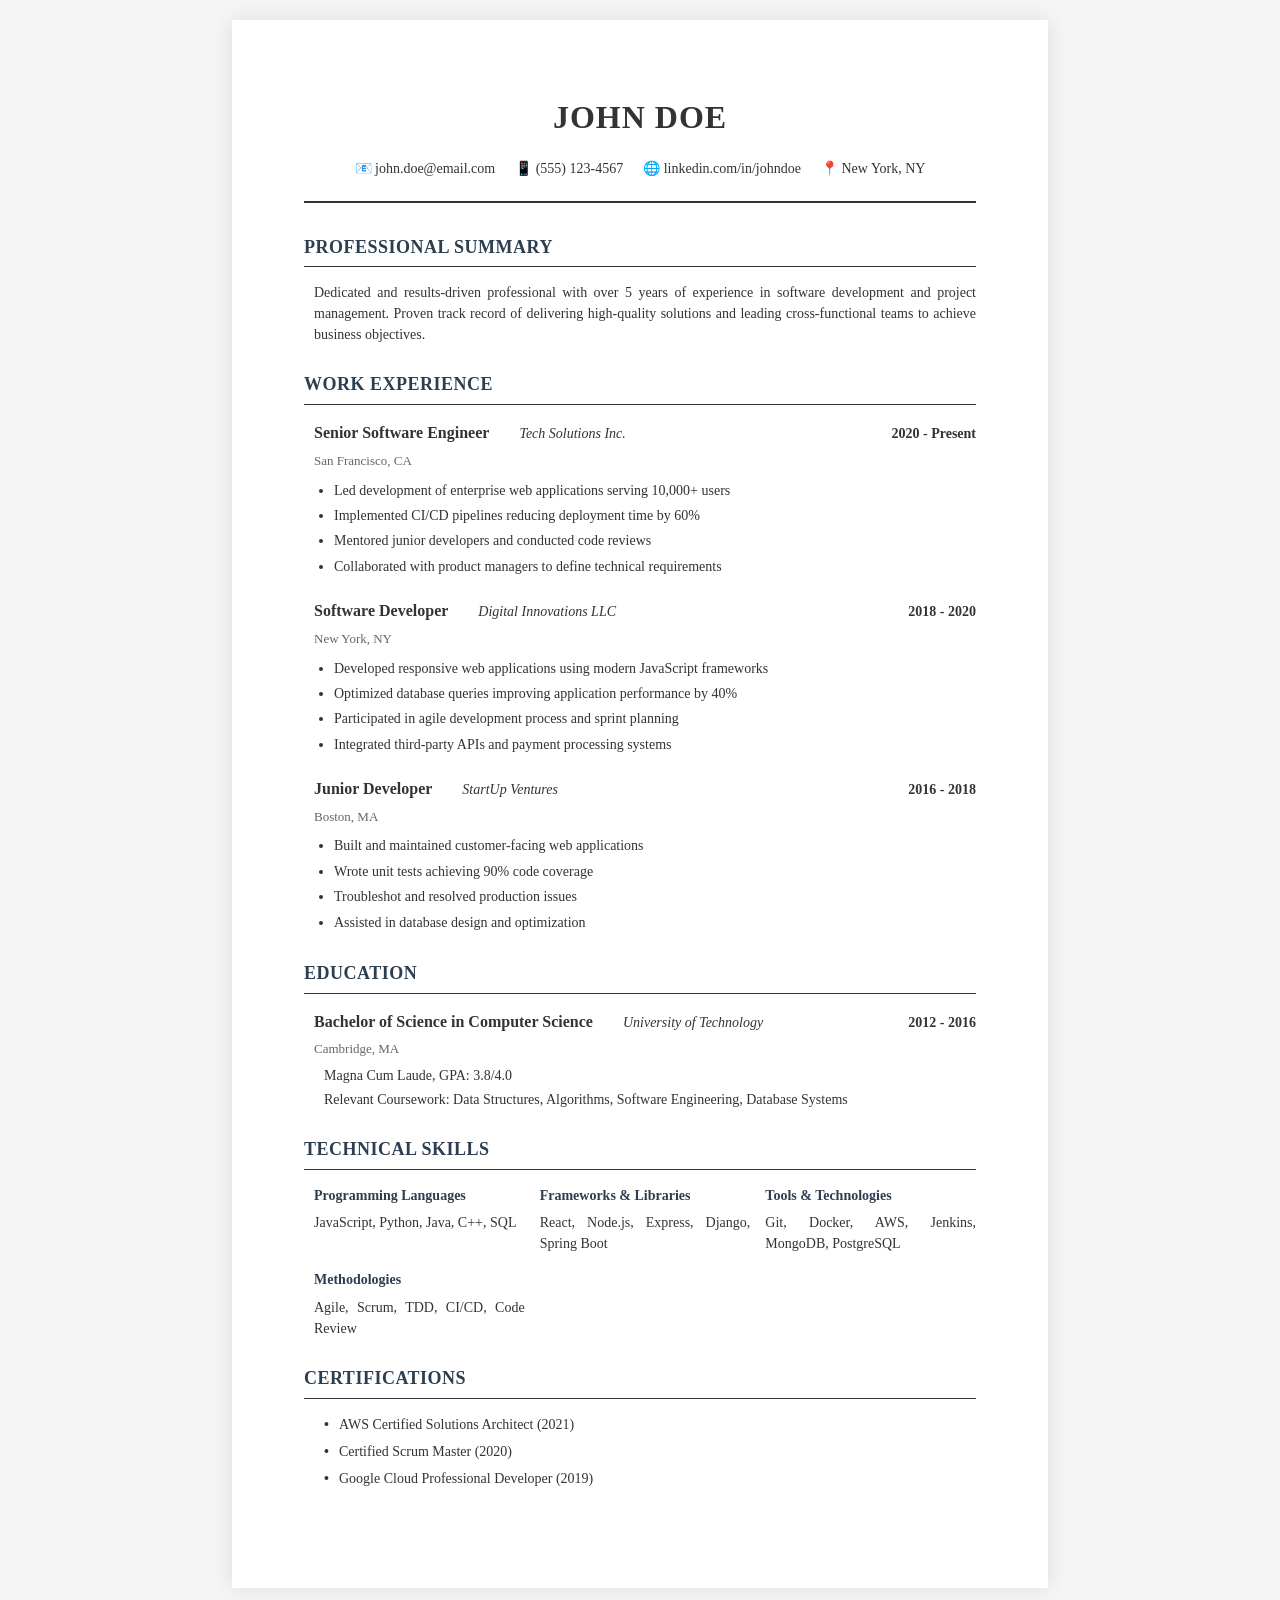
<file: index.html>
<!DOCTYPE html>
<html lang="en">
<head>
    <meta charset="UTF-8">
    <meta name="viewport" content="width=device-width, initial-scale=1.0">
    <title>Classic Resume Template</title>
    <link rel="stylesheet" href="style.css">
</head>
<body>
    <div class="resume-container">
        <header class="header">
            <h1 class="name">John Doe</h1>
            <div class="contact-info">
                <div class="contact-item">
                    <span>📧 john.doe@email.com</span>
                </div>
                <div class="contact-item">
                    <span>📱 (555) 123-4567</span>
                </div>
                <div class="contact-item">
                    <span>🌐 linkedin.com/in/johndoe</span>
                </div>
                <div class="contact-item">
                    <span>📍 New York, NY</span>
                </div>
            </div>
        </header>

        <section class="section">
            <h2 class="section-title">Professional Summary</h2>
            <div class="section-content">
                <p>Dedicated and results-driven professional with over 5 years of experience in software development and project management. Proven track record of delivering high-quality solutions and leading cross-functional teams to achieve business objectives.</p>
            </div>
        </section>

        <section class="section">
            <h2 class="section-title">Work Experience</h2>
            <div class="section-content">
                <div class="job">
                    <div class="job-header">
                        <h3 class="job-title">Senior Software Engineer</h3>
                        <span class="company">Tech Solutions Inc.</span>
                        <span class="date">2020 - Present</span>
                    </div>
                    <div class="job-location">San Francisco, CA</div>
                    <ul class="job-duties">
                        <li>Led development of enterprise web applications serving 10,000+ users</li>
                        <li>Implemented CI/CD pipelines reducing deployment time by 60%</li>
                        <li>Mentored junior developers and conducted code reviews</li>
                        <li>Collaborated with product managers to define technical requirements</li>
                    </ul>
                </div>

                <div class="job">
                    <div class="job-header">
                        <h3 class="job-title">Software Developer</h3>
                        <span class="company">Digital Innovations LLC</span>
                        <span class="date">2018 - 2020</span>
                    </div>
                    <div class="job-location">New York, NY</div>
                    <ul class="job-duties">
                        <li>Developed responsive web applications using modern JavaScript frameworks</li>
                        <li>Optimized database queries improving application performance by 40%</li>
                        <li>Participated in agile development process and sprint planning</li>
                        <li>Integrated third-party APIs and payment processing systems</li>
                    </ul>
                </div>

                <div class="job">
                    <div class="job-header">
                        <h3 class="job-title">Junior Developer</h3>
                        <span class="company">StartUp Ventures</span>
                        <span class="date">2016 - 2018</span>
                    </div>
                    <div class="job-location">Boston, MA</div>
                    <ul class="job-duties">
                        <li>Built and maintained customer-facing web applications</li>
                        <li>Wrote unit tests achieving 90% code coverage</li>
                        <li>Troubleshot and resolved production issues</li>
                        <li>Assisted in database design and optimization</li>
                    </ul>
                </div>
            </div>
        </section>

        <section class="section">
            <h2 class="section-title">Education</h2>
            <div class="section-content">
                <div class="education">
                    <div class="education-header">
                        <h3 class="degree">Bachelor of Science in Computer Science</h3>
                        <span class="school">University of Technology</span>
                        <span class="date">2012 - 2016</span>
                    </div>
                    <div class="education-location">Cambridge, MA</div>
                    <div class="education-details">
                        <p>Magna Cum Laude, GPA: 3.8/4.0</p>
                        <p>Relevant Coursework: Data Structures, Algorithms, Software Engineering, Database Systems</p>
                    </div>
                </div>
            </div>
        </section>

        <section class="section">
            <h2 class="section-title">Technical Skills</h2>
            <div class="section-content">
                <div class="skills-grid">
                    <div class="skill-category">
                        <h4>Programming Languages</h4>
                        <p>JavaScript, Python, Java, C++, SQL</p>
                    </div>
                    <div class="skill-category">
                        <h4>Frameworks & Libraries</h4>
                        <p>React, Node.js, Express, Django, Spring Boot</p>
                    </div>
                    <div class="skill-category">
                        <h4>Tools & Technologies</h4>
                        <p>Git, Docker, AWS, Jenkins, MongoDB, PostgreSQL</p>
                    </div>
                    <div class="skill-category">
                        <h4>Methodologies</h4>
                        <p>Agile, Scrum, TDD, CI/CD, Code Review</p>
                    </div>
                </div>
            </div>
        </section>

        <section class="section">
            <h2 class="section-title">Certifications</h2>
            <div class="section-content">
                <ul class="certifications">
                    <li>AWS Certified Solutions Architect (2021)</li>
                    <li>Certified Scrum Master (2020)</li>
                    <li>Google Cloud Professional Developer (2019)</li>
                </ul>
            </div>
        </section>
    </div>
</body>
</html>
</file>
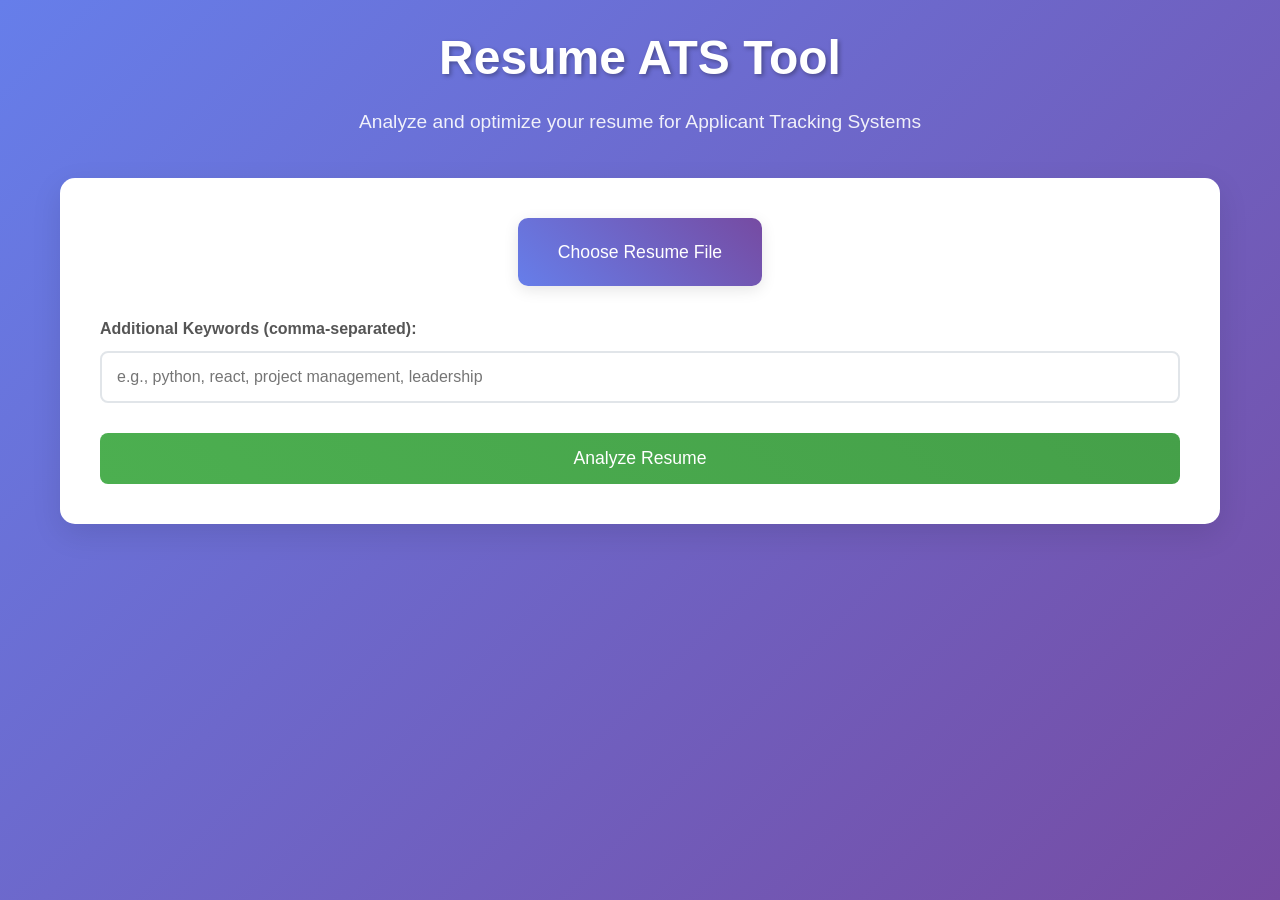
<file: templates/index.html>
<!DOCTYPE html>
<html lang="en">
<head>
    <meta charset="UTF-8">
    <meta name="viewport" content="width=device-width, initial-scale=1.0">
    <title>Resume ATS Tool</title>
    <style>
        * {
            margin: 0;
            padding: 0;
            box-sizing: border-box;
        }

        body {
            font-family: 'Arial', sans-serif;
            line-height: 1.6;
            color: #333;
            background: linear-gradient(135deg, #667eea 0%, #764ba2 100%);
            min-height: 100vh;
        }

        .container {
            max-width: 1200px;
            margin: 0 auto;
            padding: 20px;
        }

        .header {
            text-align: center;
            color: white;
            margin-bottom: 40px;
        }

        .header h1 {
            font-size: 3rem;
            margin-bottom: 10px;
            text-shadow: 2px 2px 4px rgba(0,0,0,0.3);
        }

        .header p {
            font-size: 1.2rem;
            opacity: 0.9;
        }

        .main-content {
            background: white;
            border-radius: 15px;
            padding: 40px;
            box-shadow: 0 10px 30px rgba(0,0,0,0.1);
            margin-bottom: 30px;
        }

        .upload-section {
            text-align: center;
            margin-bottom: 30px;
        }

        .file-upload {
            position: relative;
            display: inline-block;
            cursor: pointer;
            padding: 20px 40px;
            background: linear-gradient(45deg, #667eea, #764ba2);
            color: white;
            border-radius: 10px;
            border: none;
            font-size: 1.1rem;
            transition: all 0.3s ease;
            box-shadow: 0 4px 15px rgba(0,0,0,0.1);
        }

        .file-upload:hover {
            transform: translateY(-2px);
            box-shadow: 0 6px 20px rgba(0,0,0,0.15);
        }

        .file-upload input[type=file] {
            position: absolute;
            opacity: 0;
            width: 100%;
            height: 100%;
            cursor: pointer;
        }

        .keywords-section {
            margin-bottom: 30px;
        }

        .keywords-section label {
            display: block;
            margin-bottom: 10px;
            font-weight: bold;
            color: #555;
        }

        .keywords-input {
            width: 100%;
            padding: 15px;
            border: 2px solid #e1e5e9;
            border-radius: 8px;
            font-size: 1rem;
            transition: border-color 0.3s ease;
        }

        .keywords-input:focus {
            outline: none;
            border-color: #667eea;
        }

        .analyze-btn {
            background: linear-gradient(45deg, #4CAF50, #45a049);
            color: white;
            padding: 15px 30px;
            border: none;
            border-radius: 8px;
            font-size: 1.1rem;
            cursor: pointer;
            transition: all 0.3s ease;
            width: 100%;
        }

        .analyze-btn:hover {
            transform: translateY(-2px);
            box-shadow: 0 4px 15px rgba(0,0,0,0.1);
        }

        .analyze-btn:disabled {
            background: #ccc;
            cursor: not-allowed;
            transform: none;
        }

        .loading {
            display: none;
            text-align: center;
            padding: 20px;
        }

        .spinner {
            border: 4px solid #f3f3f3;
            border-top: 4px solid #667eea;
            border-radius: 50%;
            width: 40px;
            height: 40px;
            animation: spin 1s linear infinite;
            margin: 0 auto 20px;
        }

        @keyframes spin {
            0% { transform: rotate(0deg); }
            100% { transform: rotate(360deg); }
        }

        .results {
            display: none;
            margin-top: 30px;
        }

        .score-section {
            text-align: center;
            margin-bottom: 30px;
            padding: 20px;
            background: linear-gradient(135deg, #f5f7fa 0%, #c3cfe2 100%);
            border-radius: 10px;
        }

        .score {
            font-size: 3rem;
            font-weight: bold;
            margin-bottom: 10px;
        }

        .score.excellent { color: #4CAF50; }
        .score.good { color: #FF9800; }
        .score.poor { color: #f44336; }

        .analysis-grid {
            display: grid;
            grid-template-columns: repeat(auto-fit, minmax(300px, 1fr));
            gap: 20px;
            margin-bottom: 30px;
        }

        .analysis-card {
            background: #f8f9fa;
            padding: 20px;
            border-radius: 10px;
            border-left: 4px solid #667eea;
        }

        .analysis-card h3 {
            color: #667eea;
            margin-bottom: 15px;
            font-size: 1.2rem;
        }

        .keyword-tag {
            display: inline-block;
            background: #e9ecef;
            padding: 5px 10px;
            margin: 3px;
            border-radius: 15px;
            font-size: 0.9rem;
            color: #495057;
        }

        .recommendations {
            background: #fff3cd;
            border: 1px solid #ffeaa7;
            border-radius: 8px;
            padding: 20px;
        }

        .recommendations h3 {
            color: #856404;
            margin-bottom: 15px;
        }

        .recommendations ul {
            list-style: none;
        }

        .recommendations li {
            margin-bottom: 8px;
            padding-left: 20px;
            position: relative;
        }

        .recommendations li:before {
            content: "💡";
            position: absolute;
            left: 0;
        }

        .error {
            background: #f8d7da;
            color: #721c24;
            padding: 15px;
            border-radius: 8px;
            margin-top: 20px;
        }

        .file-info {
            text-align: center;
            margin-top: 10px;
            font-size: 0.9rem;
            color: #666;
        }

        @media (max-width: 768px) {
            .container {
                padding: 10px;
            }
            
            .header h1 {
                font-size: 2rem;
            }
            
            .main-content {
                padding: 20px;
            }
            
            .analysis-grid {
                grid-template-columns: 1fr;
            }
        }
    </style>
</head>
<body>
    <div class="container">
        <div class="header">
            <h1>Resume ATS Tool</h1>
            <p>Analyze and optimize your resume for Applicant Tracking Systems</p>
        </div>

        <div class="main-content">
            <form id="resumeForm" enctype="multipart/form-data">
                <div class="upload-section">
                    <div class="file-upload">
                        <input type="file" id="resumeFile" name="resume" accept=".pdf,.docx,.txt" required>
                        Choose Resume File
                    </div>
                    <div class="file-info" id="fileInfo"></div>
                </div>

                <div class="keywords-section">
                    <label for="keywords">Additional Keywords (comma-separated):</label>
                    <input type="text" id="keywords" name="keywords" class="keywords-input" 
                           placeholder="e.g., python, react, project management, leadership">
                </div>

                <button type="submit" class="analyze-btn" id="analyzeBtn">
                    Analyze Resume
                </button>
            </form>

            <div class="loading" id="loading">
                <div class="spinner"></div>
                <p>Analyzing your resume...</p>
            </div>

            <div class="results" id="results">
                <div class="score-section">
                    <div class="score" id="atsScore">--</div>
                    <p>ATS Compatibility Score</p>
                </div>

                <div class="analysis-grid">
                    <div class="analysis-card">
                        <h3>📊 Resume Statistics</h3>
                        <div id="stats"></div>
                    </div>

                    <div class="analysis-card">
                        <h3>🔍 Keywords Found</h3>
                        <div id="keywords-found"></div>
                    </div>

                    <div class="analysis-card">
                        <h3>⚠️ Issues Found</h3>
                        <div id="issues"></div>
                    </div>
                </div>

                <div class="recommendations">
                    <h3>💡 Recommendations</h3>
                    <ul id="recommendations-list"></ul>
                </div>
            </div>

            <div class="error" id="error" style="display: none;"></div>
        </div>
    </div>

    <script>
        document.getElementById('resumeFile').addEventListener('change', function(e) {
            const file = e.target.files[0];
            const fileInfo = document.getElementById('fileInfo');
            
            if (file) {
                const size = (file.size / 1024 / 1024).toFixed(2);
                fileInfo.textContent = `Selected: ${file.name} (${size} MB)`;
            } else {
                fileInfo.textContent = '';
            }
        });

        document.getElementById('resumeForm').addEventListener('submit', async function(e) {
            e.preventDefault();
            
            const formData = new FormData();
            const fileInput = document.getElementById('resumeFile');
            const keywordsInput = document.getElementById('keywords');
            
            if (!fileInput.files[0]) {
                alert('Please select a resume file');
                return;
            }
            
            formData.append('resume', fileInput.files[0]);
            formData.append('keywords', keywordsInput.value);
            
            // Show loading state
            document.getElementById('analyzeBtn').disabled = true;
            document.getElementById('loading').style.display = 'block';
            document.getElementById('results').style.display = 'none';
            document.getElementById('error').style.display = 'none';
            
            try {
                const response = await fetch('/analyze', {
                    method: 'POST',
                    body: formData
                });
                
                const data = await response.json();
                
                if (!response.ok) {
                    throw new Error(data.error || 'Analysis failed');
                }
                
                displayResults(data);
                
            } catch (error) {
                document.getElementById('error').textContent = error.message;
                document.getElementById('error').style.display = 'block';
            } finally {
                document.getElementById('analyzeBtn').disabled = false;
                document.getElementById('loading').style.display = 'none';
            }
        });

        function displayResults(data) {
            if (!data.success) {
                throw new Error(data.error || 'Analysis failed');
            }
            
            // Display score
            const score = data.score.score;
            const scoreElement = document.getElementById('atsScore');
            scoreElement.textContent = score + '/100';
            
            if (score >= 80) {
                scoreElement.className = 'score excellent';
            } else if (score >= 60) {
                scoreElement.className = 'score good';
            } else {
                scoreElement.className = 'score poor';
            }
            
            // Display statistics
            document.getElementById('stats').innerHTML = `
                <p><strong>Word Count:</strong> ${data.word_count}</p>
                <p><strong>Text Length:</strong> ${data.text_length} characters</p>
                <p><strong>Readability Score:</strong> ${data.score.readability_score?.toFixed(1) || 'N/A'}</p>
            `;
            
            // Display keywords
            let keywordsHtml = '';
            for (const [category, keywords] of Object.entries(data.keywords)) {
                if (keywords.length > 0) {
                    keywordsHtml += `<p><strong>${category.replace('_', ' ').replace(/\b\w/g, l => l.toUpperCase())}:</strong></p>`;
                    keywordsHtml += keywords.map(keyword => `<span class="keyword-tag">${keyword}</span>`).join('');
                }
            }
            document.getElementById('keywords-found').innerHTML = keywordsHtml || '<p>No keywords found</p>';
            
            // Display issues
            const issues = data.formatting.issues;
            if (issues.length > 0) {
                document.getElementById('issues').innerHTML = '<ul>' + 
                    issues.map(issue => `<li>${issue}</li>`).join('') + '</ul>';
            } else {
                document.getElementById('issues').innerHTML = '<p style="color: green;">No major issues found!</p>';
            }
            
            // Display recommendations
            const recommendations = data.recommendations.slice(0, 10); // Show top 10
            document.getElementById('recommendations-list').innerHTML = 
                recommendations.map(rec => `<li>${rec}</li>`).join('');
            
            document.getElementById('results').style.display = 'block';
        }
    </script>
</body>
</html>
</file>
<file: style.css>
/* Classic Resume Stylesheet */
* {
    margin: 0;
    padding: 0;
    box-sizing: border-box;
}

body {
    font-family: 'Times New Roman', Times, serif;
    line-height: 1.6;
    color: #333;
    background-color: #f5f5f5;
    padding: 20px;
}

.resume-container {
    max-width: 8.5in;
    margin: 0 auto;
    background-color: white;
    padding: 0.75in;
    box-shadow: 0 0 20px rgba(0, 0, 0, 0.1);
    min-height: 11in;
}

/* Header Styles */
.header {
    border-bottom: 2px solid #333;
    padding-bottom: 20px;
    margin-bottom: 30px;
    text-align: center;
}

.name {
    font-size: 32px;
    font-weight: bold;
    margin-bottom: 15px;
    letter-spacing: 1px;
    text-transform: uppercase;
}

.contact-info {
    display: flex;
    justify-content: center;
    flex-wrap: wrap;
    gap: 20px;
    font-size: 14px;
}

.contact-item {
    white-space: nowrap;
}

/* Section Styles */
.section {
    margin-bottom: 25px;
}

.section-title {
    font-size: 18px;
    font-weight: bold;
    text-transform: uppercase;
    letter-spacing: 0.5px;
    border-bottom: 1px solid #333;
    padding-bottom: 5px;
    margin-bottom: 15px;
    color: #2c3e50;
}

.section-content {
    padding-left: 10px;
}

/* Work Experience Styles */
.job {
    margin-bottom: 20px;
    page-break-inside: avoid;
}

.job-header {
    display: flex;
    justify-content: space-between;
    align-items: baseline;
    flex-wrap: wrap;
    margin-bottom: 5px;
}

.job-title {
    font-size: 16px;
    font-weight: bold;
    margin-right: 15px;
}

.company {
    font-style: italic;
    font-size: 14px;
    margin-right: auto;
    margin-left: 15px;
}

.date {
    font-size: 14px;
    font-weight: bold;
    white-space: nowrap;
}

.job-location {
    font-size: 13px;
    color: #666;
    margin-bottom: 8px;
}

.job-duties {
    margin-left: 20px;
    margin-bottom: 10px;
}

.job-duties li {
    margin-bottom: 3px;
    font-size: 14px;
}

/* Education Styles */
.education {
    margin-bottom: 15px;
}

.education-header {
    display: flex;
    justify-content: space-between;
    align-items: baseline;
    flex-wrap: wrap;
    margin-bottom: 5px;
}

.degree {
    font-size: 16px;
    font-weight: bold;
    margin-right: 15px;
}

.school {
    font-style: italic;
    font-size: 14px;
    margin-right: auto;
    margin-left: 15px;
}

.education-location {
    font-size: 13px;
    color: #666;
    margin-bottom: 5px;
}

.education-details {
    font-size: 14px;
    margin-left: 10px;
}

.education-details p {
    margin-bottom: 3px;
}

/* Skills Styles */
.skills-grid {
    display: grid;
    grid-template-columns: repeat(auto-fit, minmax(200px, 1fr));
    gap: 15px;
}

.skill-category h4 {
    font-size: 14px;
    font-weight: bold;
    margin-bottom: 5px;
    color: #2c3e50;
}

.skill-category p {
    font-size: 13px;
    line-height: 1.4;
}

/* Certifications Styles */
.certifications {
    list-style-type: none;
    margin-left: 10px;
}

.certifications li {
    font-size: 14px;
    margin-bottom: 5px;
    position: relative;
    padding-left: 15px;
}

.certifications li:before {
    content: "•";
    font-weight: bold;
    position: absolute;
    left: 0;
}

/* Professional Summary Styles */
.section-content p {
    font-size: 14px;
    text-align: justify;
    line-height: 1.5;
}

/* Print Styles */
@media print {
    body {
        background-color: white;
        padding: 0;
    }
    
    .resume-container {
        box-shadow: none;
        margin: 0;
        padding: 0.5in;
        max-width: none;
    }
    
    .section {
        page-break-inside: avoid;
    }
    
    .job {
        page-break-inside: avoid;
    }
}

/* Responsive Design */
@media (max-width: 768px) {
    body {
        padding: 10px;
    }
    
    .resume-container {
        padding: 20px;
    }
    
    .contact-info {
        flex-direction: column;
        gap: 5px;
    }
    
    .job-header {
        flex-direction: column;
        align-items: flex-start;
    }
    
    .company {
        margin-left: 0;
    }
    
    .education-header {
        flex-direction: column;
        align-items: flex-start;
    }
    
    .skills-grid {
        grid-template-columns: 1fr;
    }
    
    .name {
        font-size: 24px;
    }
}

@media (max-width: 480px) {
    .resume-container {
        padding: 15px;
    }
    
    .name {
        font-size: 20px;
    }
    
    .section-title {
        font-size: 16px;
    }
    
    .job-title, .degree {
        font-size: 14px;
    }
}
</file>
